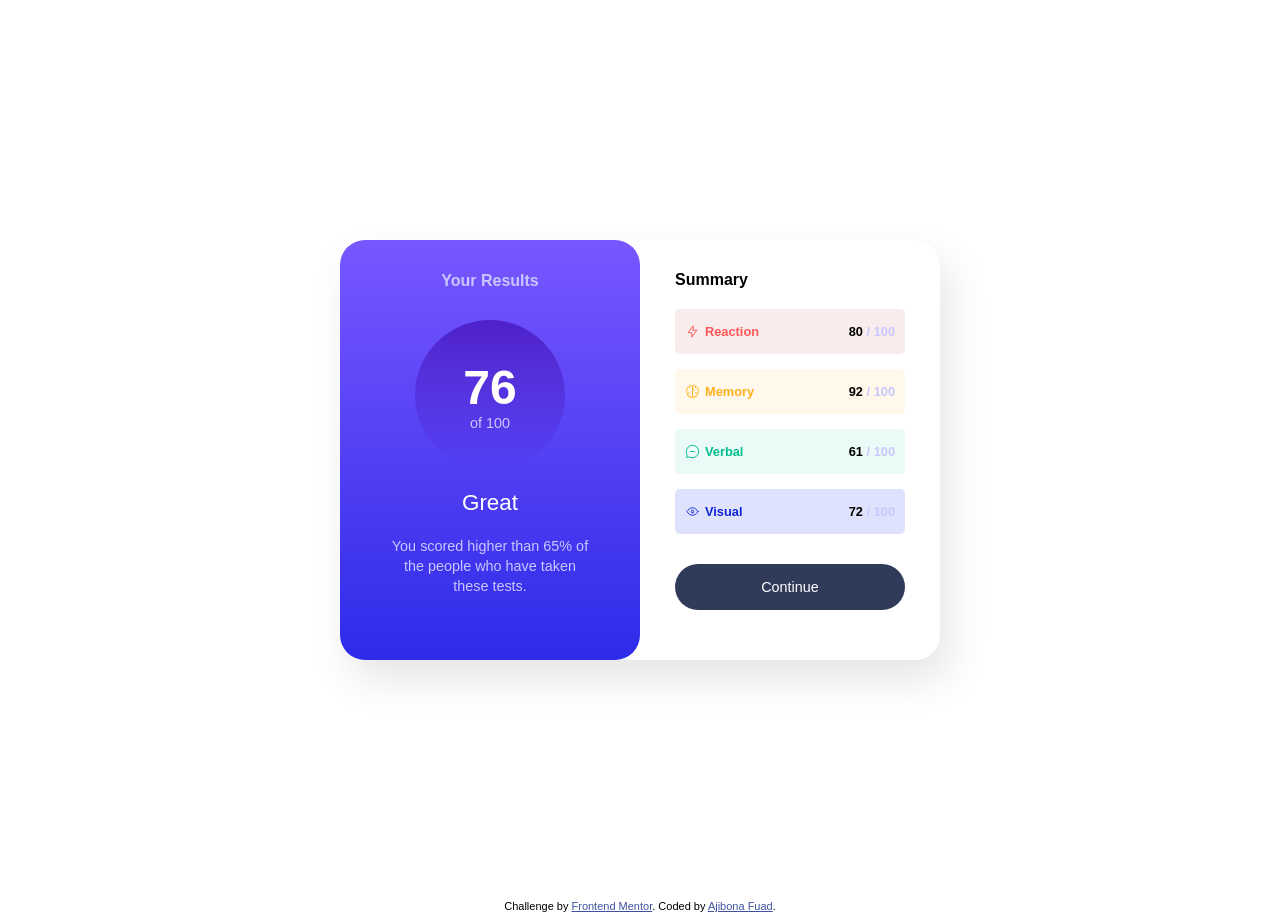
<file: netlify project/index.html>
<!DOCTYPE html>
<html lang="en">
<head>
  <meta charset="UTF-8">
  <meta name="viewport" content="width=device-width, initial-scale=1.0"> <!-- displays site properly based on user's device -->

  <link rel="icon" type="image/png" sizes="32x32" href="./assets/images/favicon-32x32.png">
  
  <title>Frontend Mentor | Results summary component</title>
  <link rel="stylesheet" href="style.css">

  <!-- Feel free to remove these styles or customise in your own stylesheet 👍 -->
 
</head>
<body>

  <section>
    <div class="innersection">
      <div class="resultcard">
        <div class="card1">
          <div class="card1text">
            <div class="card1details">
              <h3>Your Results</h3>
              <div class="scoreboard">
                <div class="scorecenter">
                  <div class="scorecenter2">
                    <h2>76</h2>
                    <p class="scoresmark">of 100</p>
                  </div>
                
                </div>
              
              </div>
              <h4>Great</h4>
              <p class="marks">
                You scored higher than 65% of the people who have taken these tests.
              </p>
            </div>
        
          </div>
        </div>

        <div class="card2">
          <div class="card2box">
            <p class="sumheader">
              Summary
            </p>

            <div class="databoard">
              <div class="databox reaction">
                <div class="leftbox">
                  <img src="assets/images/icon-reaction.svg" alt="">
                  <p class="chainhead">Reaction</p>
                </div>
                <div class="rightbox">
                  <p class="scorestamp">
                    <strong>80</strong> <span>/ 100</span>
                  </p>
                </div>
              </div>

              <div class="databox memory">
                <div class="leftbox">
                  <img src="assets/images/icon-memory.svg" alt="">
                  <p class="chainhead">Memory</p>
                </div>
                <div class="rightbox">
                  <p class="scorestamp">
                   <strong>92</strong> <span>/ 100</span>
                  </p>
                </div>
              </div>
              <div class="databox verbal">
                <div class="leftbox">
                  <img src="assets/images/icon-verbal.svg" alt="">
                  <p class="chainhead">Verbal</p>
                </div>
                <div class="rightbox">
                  <p class="scorestamp">
                    <strong>61</strong> <span>/ 100</span>
                  </p>
                </div>
              </div>
              <div class="databox visual">
                <div class="leftbox">
                  <img src="assets/images/icon-visual.svg" alt="">
                  <p class="chainhead">Visual</p>
                </div>
                <div class="rightbox">
                  <p class="scorestamp">
                    <strong>72</strong> <span>/ 100</span>
                  </p>
                </div>
              </div>
            </div>

            <button>Continue</button>
          </div>
      </div>
    </div>
  </section>
  
  <div class="attribution">
    Challenge by <a href="https://www.frontendmentor.io?ref=challenge" target="_blank">Frontend Mentor</a>. 
    Coded by <a href="#">Ajibona Fuad</a>.
  </div>

  
</body>
</html>
</file>
<file: netlify project/style.css>
*{
    margin: 0;
    padding: 0;
    box-sizing: border-box;
 
}

:root{
    /* || Primary Color */
    --light-red: hsl(0, 100%, 67%);
    --Orangey-yellow: hsl(39, 100%, 56%);
    --Green-teal: hsl(166, 100%, 37%);
    --Cobalt-blue: hsl(234, 85%, 45%);

    /* || Secondary Color */
    /* background */
    --Light-slate-blue-: hsl(252, 100%, 67%);
    --Light-royal-blue: hsl(241, 81%, 54%);

    /* Circle */
    --Violetblue : hsla(256, 72%, 46%, 1);
    --Persianblue : hsla(241, 72%, 46%, 0);


    /* || Neutral Color */
    --White: hsl(0, 0%, 100%);
    --Paleblue: hsl(221, 100%, 96%);
    --Lightlavender: hsl(241, 100%, 89%);
    --Darkgrayblue: hsl(224, 30%, 27%);
}

html{
    scroll-behavior: smooth;
}
body{
    font-size: 18px;
   /* font-family: "Hanken Grotesk", sans-serif; */
   font-family: "figtree", sans-serif; 
    
}
    .attribution { font-size: 11px; text-align: center; }
    .attribution a { color: hsl(228, 45%, 44%); }

    
section{
    height: 100svh;
    overflow-x: hidden;
}



/* Mobile view */

.card1{
    height: 400px;
    background: linear-gradient(to top, var(--Light-royal-blue), var(--Light-slate-blue-));;
    border-bottom-left-radius: 40px;
    border-bottom-right-radius: 40px;
}


.card1text{
    padding: 2rem;
    }
    h3{
        text-align: center;
        color: var(--Lightlavender);
        font-size: 1.3rem;
        margin-bottom: 30px;
    }
    
.scoreboard{
        width: 100%;
        display: flex;
        align-items: center;
        justify-content: center;
        height: 150px;
    }
    .scorecenter{
        height: 150px;
        display: flex;
        align-items: center;
        justify-content: center;
        width: 150px;
        border-radius: 50%;
        z-index: 100;
        text-align: center;
        background-image: linear-gradient(to bottom, var(--Violetblue), var(--Persianblue));
    }
    
    h2{
        color: var(--White);
        font-size: 3rem;
    }
    .scoresmark{
        font-size: 0.9rem;
        color: var(--Lightlavender);
    }
    
    h4{
        text-align: center;
        margin-top: 20px;
        font-size: 1.8rem;
        color: var(--White);
        font-weight: 500;
    }
    
    .marks{
        text-align: center;
        margin-top: 20px;
        font-size: 1.1rem;
        line-height: 25px;
        color: var(--Lightlavender);
    }

    .card2{
        padding: 0 2rem;
        align-items: center;
        justify-content: center;
        text-align: center;
       
    }

    .card2box{
       
    }

    
.sumheader{
    font-weight: 700;
    font-size: 1.5rem;
    text-align: left;
    margin-top: 20px;
}

.databoard{
    margin-top: 20px;
}

.databox{
    display: flex;
    align-items: center;
    justify-content: space-between;
    width: 100%;
    margin-top: 15px;
    padding: 20px 10px;
    border-radius: 5px;

}

.reaction{
    background-color: rgb(248, 236, 236);
}

.reaction p{
    font-size: 1rem;
    margin-left: 5px;
    font-weight: 700;
    color: var(--light-red);
}
span{
    color: var(--Lightlavender);
}

.memory{
    background-color:hsl(39, 100%, 96%);
}

.memory p{
    font-size: 1rem;
    margin-left: 5px;
    font-weight: 700;
    color: var(--Orangey-yellow);
}

.verbal{
    background-color: hsl(166, 63%, 95%);
}

.verbal p{
    font-size: 1rem;
    margin-left: 5px;
    font-weight: 700;
    color: var(--Green-teal);
}

.visual{
    background-color: hsl(232, 84%, 93%);
}

.visual p{
    font-size: 1rem;
    margin-left: 5px;
    font-weight: 700;
    color: var(--Cobalt-blue);
}

strong{
    color: black;
}
img{
    width: 15px;
}
.leftbox{
    display: flex;
    align-items: center;
    justify-content: flex-start;
}

button{
    padding: 15px 40px;
    margin-top: 30px;
    font-size: 1.2rem;
    width: 100%;
    border-radius: 25px;
    border: none;
    background-color: var(--Darkgrayblue);
    color: var(--White);
    transition: 0.2s;
}



/* Desktop view */

@media only screen and (min-width: 768px) {


section{
    display: flex;
    align-items: center;
    justify-content: center;
    height: 100vh;
}

.innersection{
    display: flex;
    align-items: center;
    justify-content: flex-start;
    height: 420px;
    width: 600px;
    border-radius: 25px;
    box-shadow: 10px 20px 40px rgba(0, 0, 0, 0.1);
}

.resultcard{
    display: flex;
    height: 100%;
    width: 100%;
}

.card1{
    background-image: linear-gradient(to top, var(--Light-royal-blue), var(--Light-slate-blue-));
    width: 300px;
    border-radius: 25px;
    height: 100%;
   
}

.card1text{
padding: 2rem;
display: flex;
align-items: center;
justify-content: center;
}
h3{
    text-align: center;
    color: var(--Lightlavender);
    font-size: 1rem;
    margin-bottom: 30px;
}

.scoreboard{
    width: 100%;
    display: flex;
    align-items: center;
    justify-content: center;
    height: 150px;
}
.scorecenter{
    height: 150px;
    display: flex;
    align-items: center;
    justify-content: center;
    width: 150px;
    border-radius: 50%;
    z-index: 100;
    text-align: center;
    background-image: linear-gradient(to bottom, var(--Violetblue), var(--Persianblue));
}

h2{
    color: var(--White);
    font-size: 3rem;
}
.scoresmark{
    font-size: 0.9rem;
    color: var(--Lightlavender);
}

h4{
    text-align: center;
    margin-top: 20px;
    font-size: 1.4rem;
    color: var(--White);
    font-weight: 500;
}

.marks{
    text-align: center;
    margin-top: 20px;
    font-size: 0.9rem;
    width: 200px;
    line-height: 20px;
    color: var(--Lightlavender);
}

/* Card 2 section */


.card2{
    display: flex;
    align-items: center;
    justify-content: center;
    height: 100%;
    padding: 1rem;
    width: 300px;
}

.card2box{
    margin-bottom: 40px
   
}

.sumheader{
    font-weight: 700;
    font-size: 1rem;
    text-align: left;
}

.databoard{
    margin-top: 20px;
}

.databox{
    display: flex;
    align-items: center;
    justify-content: space-between;
    width: 230px;
    margin-top: 15px;
    padding: 15px 10px;
    border-radius: 5px;
}

.reaction{
    background-color: rgb(248, 236, 236);
}

.reaction p{
    font-size: 0.8rem;
    margin-left: 5px;
    font-weight: 700;
    color: var(--light-red);
}
span{
    color: var(--Lightlavender);
}

.memory{
    background-color:hsl(39, 100%, 96%);
}

.memory p{
    font-size: 0.8rem;
    margin-left: 5px;
    font-weight: 700;
    color: var(--Orangey-yellow);
}

.verbal{
    background-color: hsl(166, 63%, 95%);
}

.verbal p{
    font-size: 0.8rem;
    margin-left: 5px;
    font-weight: 700;
    color: var(--Green-teal);
}

.visual{
    background-color: hsl(232, 84%, 93%);
}

.visual p{
    font-size: 0.8rem;
    margin-left: 5px;
    font-weight: 700;
    color: var(--Cobalt-blue);
}

strong{
    color: black;
}
img{
    width: 15px;
}
.leftbox{
    display: flex;
    align-items: center;
    justify-content: flex-start;
}

button{
    padding: 15px 20px;
    margin-top: 30px;
    width: 100%;
    font-size: 0.9rem;
    border-radius: 25px;
    border: none;
    background-color: var(--Darkgrayblue);
    color: var(--White);
    transition: 0.2s;
}

button:hover{
    background-image: linear-gradient(to top, var(--Light-royal-blue), var(--Light-slate-blue-));
}

}

/* Mobile and Desktop view */
</file>
